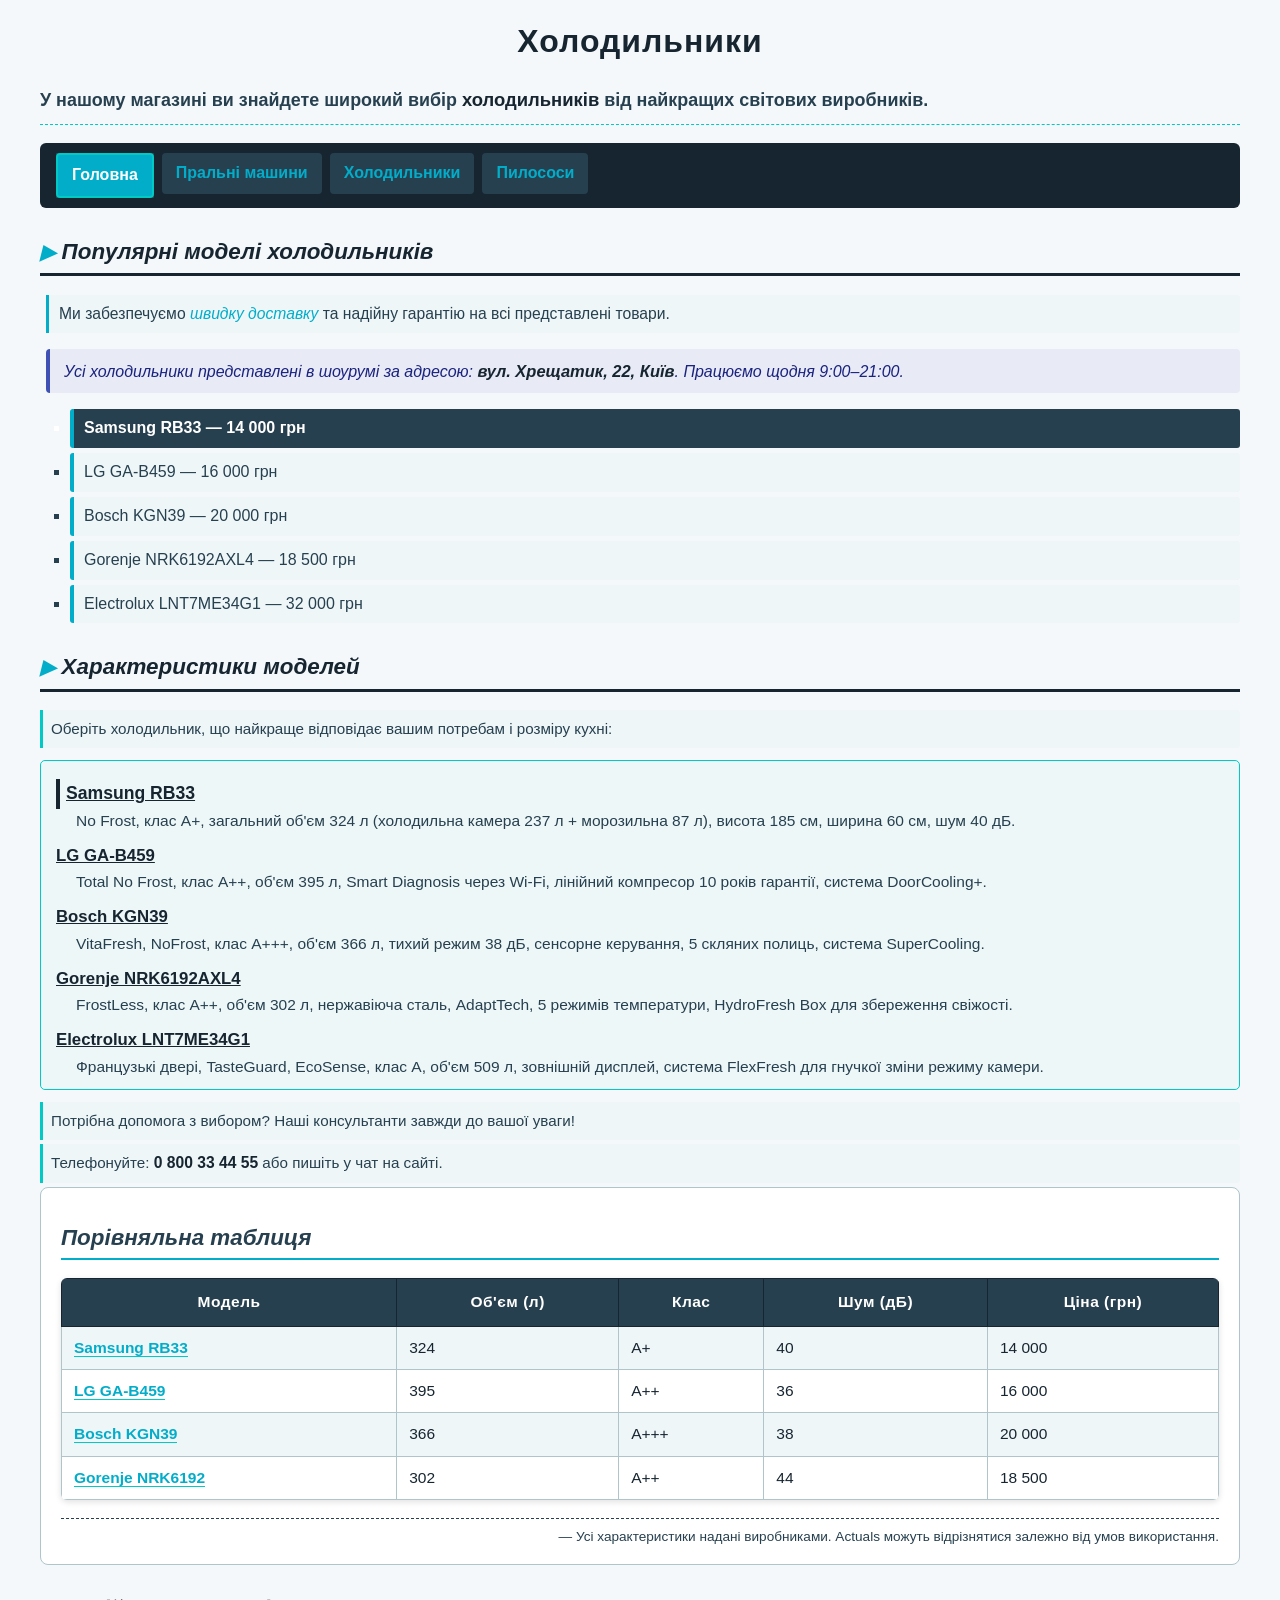
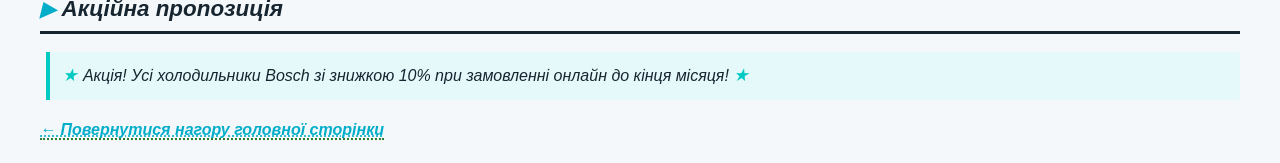
<file: holodylnyk.html>
<!DOCTYPE html>
<html>

<head>
    <meta charset="UTF-8">
    <meta name="author" content="Сєчко Юліан">
    <title>Холодильники — ТехноЧарт</title>

    <link rel="stylesheet" href="styles.css">

    <style>
        a {
            color: #1b5e20;
            text-decoration: none;
            font-weight: bold;
            border-bottom: 2px dotted #2e7d32;
        }

        a:hover {
            color: #004d40;
            border-bottom-style: solid;
        }
    </style>
</head>

<body>

    <h1>Холодильники</h1>

    <p>У нашому магазині ви знайдете широкий вибір <b>холодильників</b> від найкращих світових виробників.</p>

    <nav>
        <ul>
            <li><a href="index.html">Головна</a></li>
            <li><a href="pralka.html">Пральні машини</a></li>
            <li><a href="holodylnyk.html">Холодильники</a></li>
            <li><a href="pylosos.html">Пилососи</a></li>
        </ul>
    </nav>

    <main>

        <section>
            <h2 id="models">Популярні моделі холодильників</h2>

            <p>Ми забезпечуємо <i>швидку доставку</i> та надійну гарантію на всі представлені товари.</p>

            <p
                style="font-size: 1em; color: #1a237e; background-color: #e8eaf6; padding: 8px 14px; border-left: 4px solid #3f51b5; border-radius: 4px; font-style: italic;">
                Усі холодильники представлені в шоурумі за адресою: <b>вул. Хрещатик, 22, Київ</b>. Працюємо щодня
                9:00–21:00.
            </p>

            <ul>
                <li>Samsung RB33 — 14 000 грн</li>
                <li>LG GA-B459 — 16 000 грн</li>
                <li>Bosch KGN39 — 20 000 грн</li>
                <li>Gorenje NRK6192AXL4 — 18 500 грн</li>
                <li>Electrolux LNT7ME34G1 — 32 000 грн</li>
            </ul>
        </section>

        <section class="specs-section">
            <h2>Характеристики моделей</h2>

            <p>Оберіть холодильник, що найкраще відповідає вашим потребам і розміру кухні:</p>

            <dl>
                <dt>Samsung RB33</dt>
                <dd>No Frost, клас A+, загальний об'єм 324 л (холодильна камера 237 л + морозильна 87 л), висота 185 см,
                    ширина 60 см, шум 40 дБ.</dd>
                <dt>LG GA-B459</dt>
                <dd>Total No Frost, клас A++, об'єм 395 л, Smart Diagnosis через Wi-Fi, лінійний компресор 10 років
                    гарантії, система DoorCooling+.</dd>
                <dt>Bosch KGN39</dt>
                <dd>VitaFresh, NoFrost, клас A+++, об'єм 366 л, тихий режим 38 дБ, сенсорне керування, 5 скляних полиць,
                    система SuperCooling.</dd>
                <dt>Gorenje NRK6192AXL4</dt>
                <dd>FrostLess, клас A++, об'єм 302 л, нержавіюча сталь, AdaptTech, 5 режимів температури, HydroFresh Box
                    для збереження свіжості.</dd>
                <dt>Electrolux LNT7ME34G1</dt>
                <dd>Французькі двері, TasteGuard, EcoSense, клас A, об'єм 509 л, зовнішній дисплей, система FlexFresh
                    для гнучкої зміни режиму камери.</dd>
            </dl>

            <p>Потрібна допомога з вибором? Наші консультанти завжди до вашої уваги!</p>
            <p>Телефонуйте: <b>0 800 33 44 55</b> або пишіть у чат на сайті.</p>
        </section>

        <article>
            <h2>Порівняльна таблиця</h2>

            <table>
                <tr>
                    <th>Модель</th>
                    <th>Об'єм (л)</th>
                    <th>Клас</th>
                    <th>Шум (дБ)</th>
                    <th>Ціна (грн)</th>
                </tr>
                <tr>
                    <td><a href="https://www.samsung.com" target="_blank">Samsung RB33</a></td>
                    <td>324</td>
                    <td>A+</td>
                    <td>40</td>
                    <td>14 000</td>
                </tr>
                <tr>
                    <td><a href="https://www.lg.com/ua" target="_blank">LG GA-B459</a></td>
                    <td>395</td>
                    <td>A++</td>
                    <td>36</td>
                    <td>16 000</td>
                </tr>
                <tr>
                    <td><a href="https://www.bosch-home.com" target="_blank">Bosch KGN39</a></td>
                    <td>366</td>
                    <td>A+++</td>
                    <td>38</td>
                    <td>20 000</td>
                </tr>
                <tr>
                    <td><a href="https://www.gorenje.ua" target="_blank">Gorenje NRK6192</a></td>
                    <td>302</td>
                    <td>A++</td>
                    <td>44</td>
                    <td>18 500</td>
                </tr>
            </table>

            <footer>Усі характеристики надані виробниками. Actuals можуть відрізнятися залежно від умов використання.
            </footer>
        </article>

        <section>
            <h2>Акційна пропозиція</h2>

            <p class="highlight-paragraph">
                Акція! Усі холодильники Bosch зі знижкою 10% при замовленні онлайн до кінця місяця!
            </p>
        </section>

    </main>

    <p><a href="index.html#top">← Повернутися нагору головної сторінки</a></p>

</body>

</html>
</file>
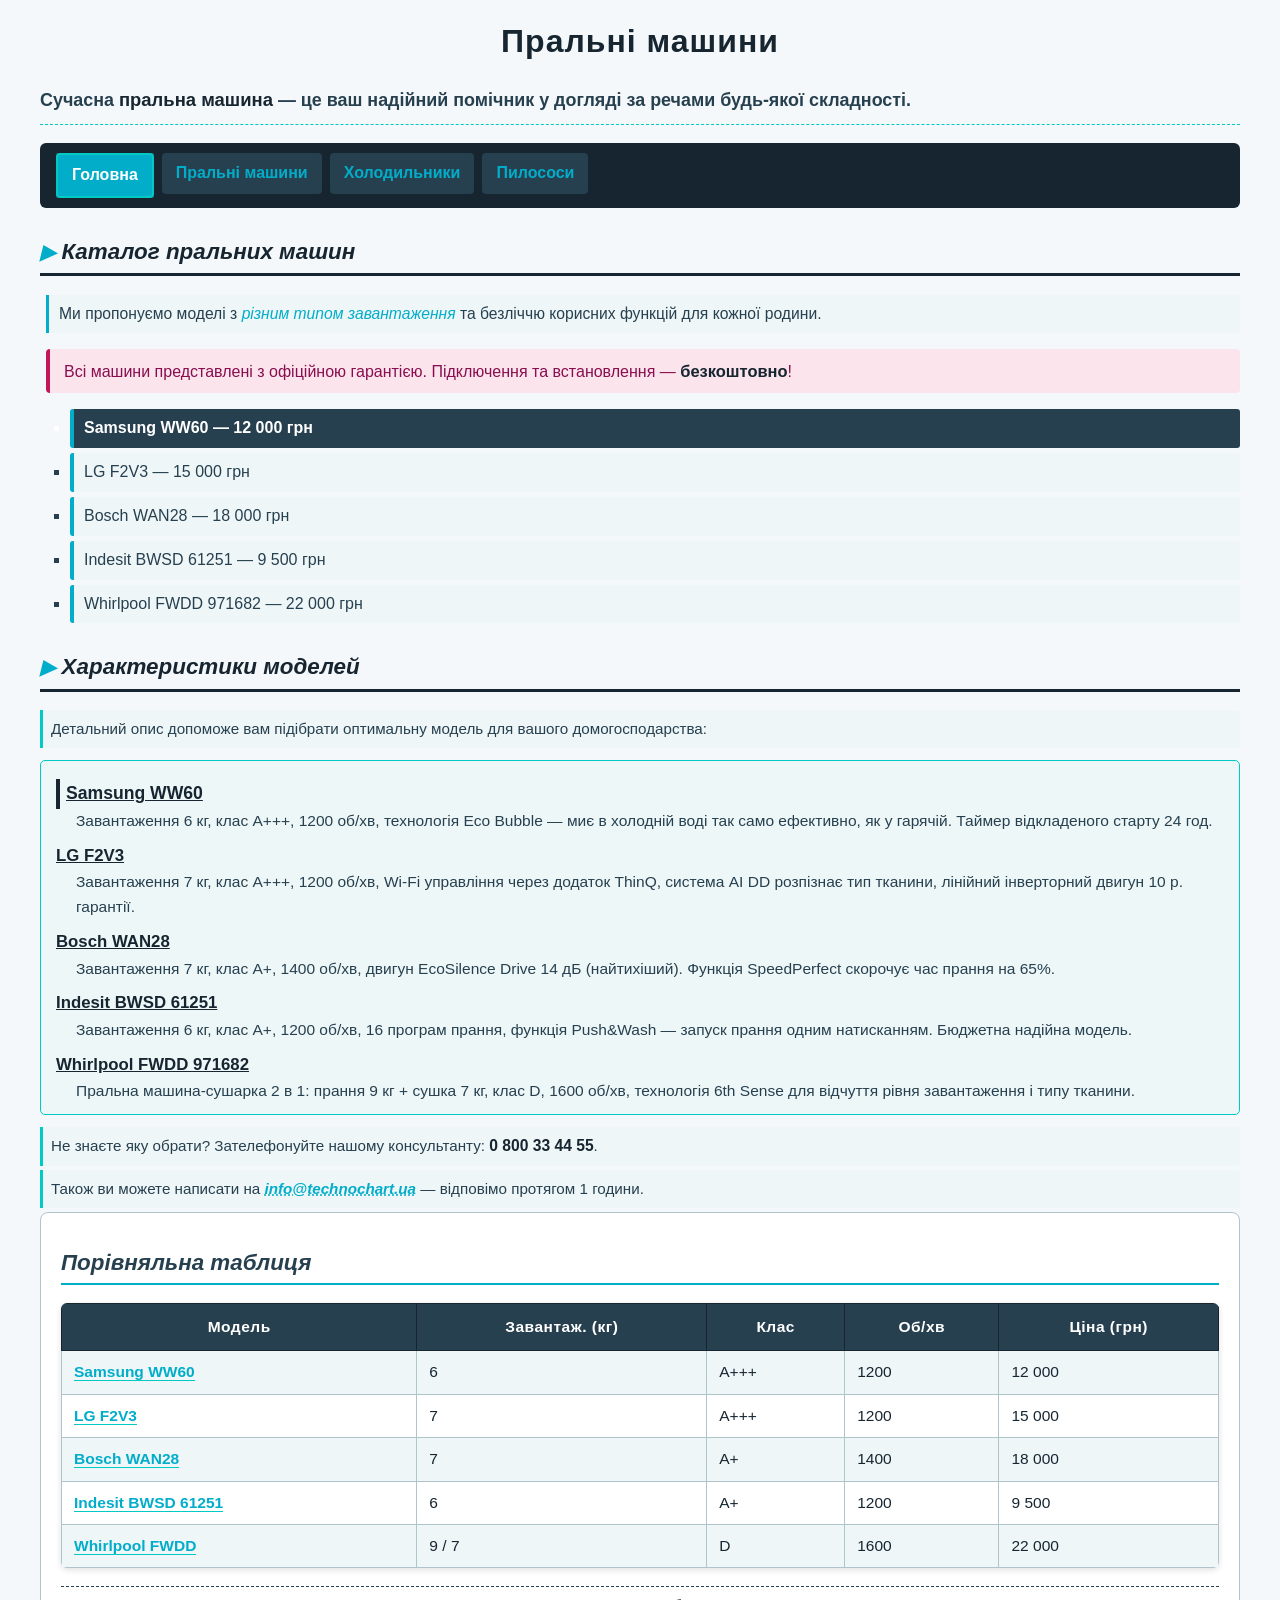
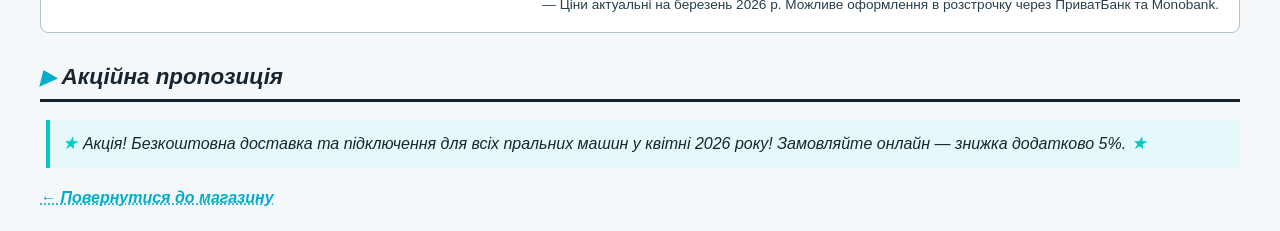
<file: pralka.html>
<!DOCTYPE html>
<html>

<head>
    <meta charset="UTF-8">
    <meta name="author" content="Сєчко Юліан">
    <title>Пральні машини — ТехноЧарт</title>

    <link rel="stylesheet" href="styles.css">

    <style>
        a {
            color: #880e4f;
            text-decoration: none;
            font-weight: bold;
        }

        a:hover {
            color: #ad1457;
            text-decoration: underline;
        }
    </style>
</head>

<body>

    <h1>Пральні машини</h1>

    <p>Сучасна <b>пральна машина</b> — це ваш надійний помічник у догляді за речами будь-якої складності.</p>

    <nav>
        <ul>
            <li><a href="index.html">Головна</a></li>
            <li><a href="pralka.html">Пральні машини</a></li>
            <li><a href="holodylnyk.html">Холодильники</a></li>
            <li><a href="pylosos.html">Пилососи</a></li>
        </ul>
    </nav>

    <main>

        <section>
            <h2>Каталог пральних машин</h2>

            <p>Ми пропонуємо моделі з <i>різним типом завантаження</i> та безліччю корисних функцій для кожної родини.
            </p>

            <p
                style="font-size: 1em; color: #880e4f; background-color: #fce4ec; padding: 8px 14px; border-left: 4px solid #c2185b; border-radius: 4px;">
                Всі машини представлені з офіційною гарантією. Підключення та встановлення — <b>безкоштовно</b>!
            </p>
            <ul>
                <li>Samsung WW60 — 12 000 грн</li>
                <li>LG F2V3 — 15 000 грн</li>
                <li>Bosch WAN28 — 18 000 грн</li>
                <li>Indesit BWSD 61251 — 9 500 грн</li>
                <li>Whirlpool FWDD 971682 — 22 000 грн</li>
            </ul>
        </section>

        <section class="specs-section">
            <h2>Характеристики моделей</h2>

            <p>Детальний опис допоможе вам підібрати оптимальну модель для вашого домогосподарства:</p>

            <dl>
                <dt>Samsung WW60</dt>
                <dd>Завантаження 6 кг, клас A+++, 1200 об/хв, технологія Eco Bubble — миє в холодній воді так само
                    ефективно, як у гарячій. Таймер відкладеного старту 24 год.</dd>
                <dt>LG F2V3</dt>
                <dd>Завантаження 7 кг, клас A+++, 1200 об/хв, Wi-Fi управління через додаток ThinQ, система AI DD
                    розпізнає тип тканини, лінійний інверторний двигун 10 р. гарантії.</dd>
                <dt>Bosch WAN28</dt>
                <dd>Завантаження 7 кг, клас A+, 1400 об/хв, двигун EcoSilence Drive 14 дБ (найтихіший). Функція
                    SpeedPerfect скорочує час прання на 65%.</dd>
                <dt>Indesit BWSD 61251</dt>
                <dd>Завантаження 6 кг, клас A+, 1200 об/хв, 16 програм прання, функція Push&Wash — запуск прання одним
                    натисканням. Бюджетна надійна модель.</dd>
                <dt>Whirlpool FWDD 971682</dt>
                <dd>Пральна машина-сушарка 2 в 1: прання 9 кг + сушка 7 кг, клас D, 1600 об/хв, технологія 6th Sense для
                    відчуття рівня завантаження і типу тканини.</dd>
            </dl>

            <p>Не знаєте яку обрати? Зателефонуйте нашому консультанту: <b>0 800 33 44 55</b>.</p>
            <p>Також ви можете написати на <a href="mailto:info@technochart.ua">info@technochart.ua</a> — відповімо
                протягом 1 години.</p>
        </section>

        <article>
            <h2>Порівняльна таблиця</h2>

            <table>
                <tr>
                    <th>Модель</th>
                    <th>Завантаж. (кг)</th>
                    <th>Клас</th>
                    <th>Об/хв</th>
                    <th>Ціна (грн)</th>
                </tr>
                <tr>
                    <td><a href="https://www.samsung.com" target="_blank">Samsung WW60</a></td>
                    <td>6</td>
                    <td>A+++</td>
                    <td>1200</td>
                    <td>12 000</td>
                </tr>
                <tr>
                    <td><a href="https://www.lg.com/ua" target="_blank">LG F2V3</a></td>
                    <td>7</td>
                    <td>A+++</td>
                    <td>1200</td>
                    <td>15 000</td>
                </tr>
                <tr>
                    <td><a href="https://www.bosch-home.com" target="_blank">Bosch WAN28</a></td>
                    <td>7</td>
                    <td>A+</td>
                    <td>1400</td>
                    <td>18 000</td>
                </tr>
                <tr>
                    <td><a href="https://www.indesit.ua" target="_blank">Indesit BWSD 61251</a></td>
                    <td>6</td>
                    <td>A+</td>
                    <td>1200</td>
                    <td>9 500</td>
                </tr>
                <tr>
                    <td><a href="https://www.whirlpool.ua" target="_blank">Whirlpool FWDD</a></td>
                    <td>9 / 7</td>
                    <td>D</td>
                    <td>1600</td>
                    <td>22 000</td>
                </tr>
            </table>

            <footer>Ціни актуальні на березень 2026 р. Можливе оформлення в розстрочку через ПриватБанк та Monobank.
            </footer>
        </article>

        <section>
            <h2>Акційна пропозиція</h2>

            <p class="highlight-paragraph">
                Акція! Безкоштовна доставка та підключення для всіх пральних машин у квітні 2026 року!
                Замовляйте онлайн — знижка додатково 5%.
            </p>
        </section>

    </main>

    <p><a href="index.html">← Повернутися до магазину</a></p>

</body>

</html>
</file>
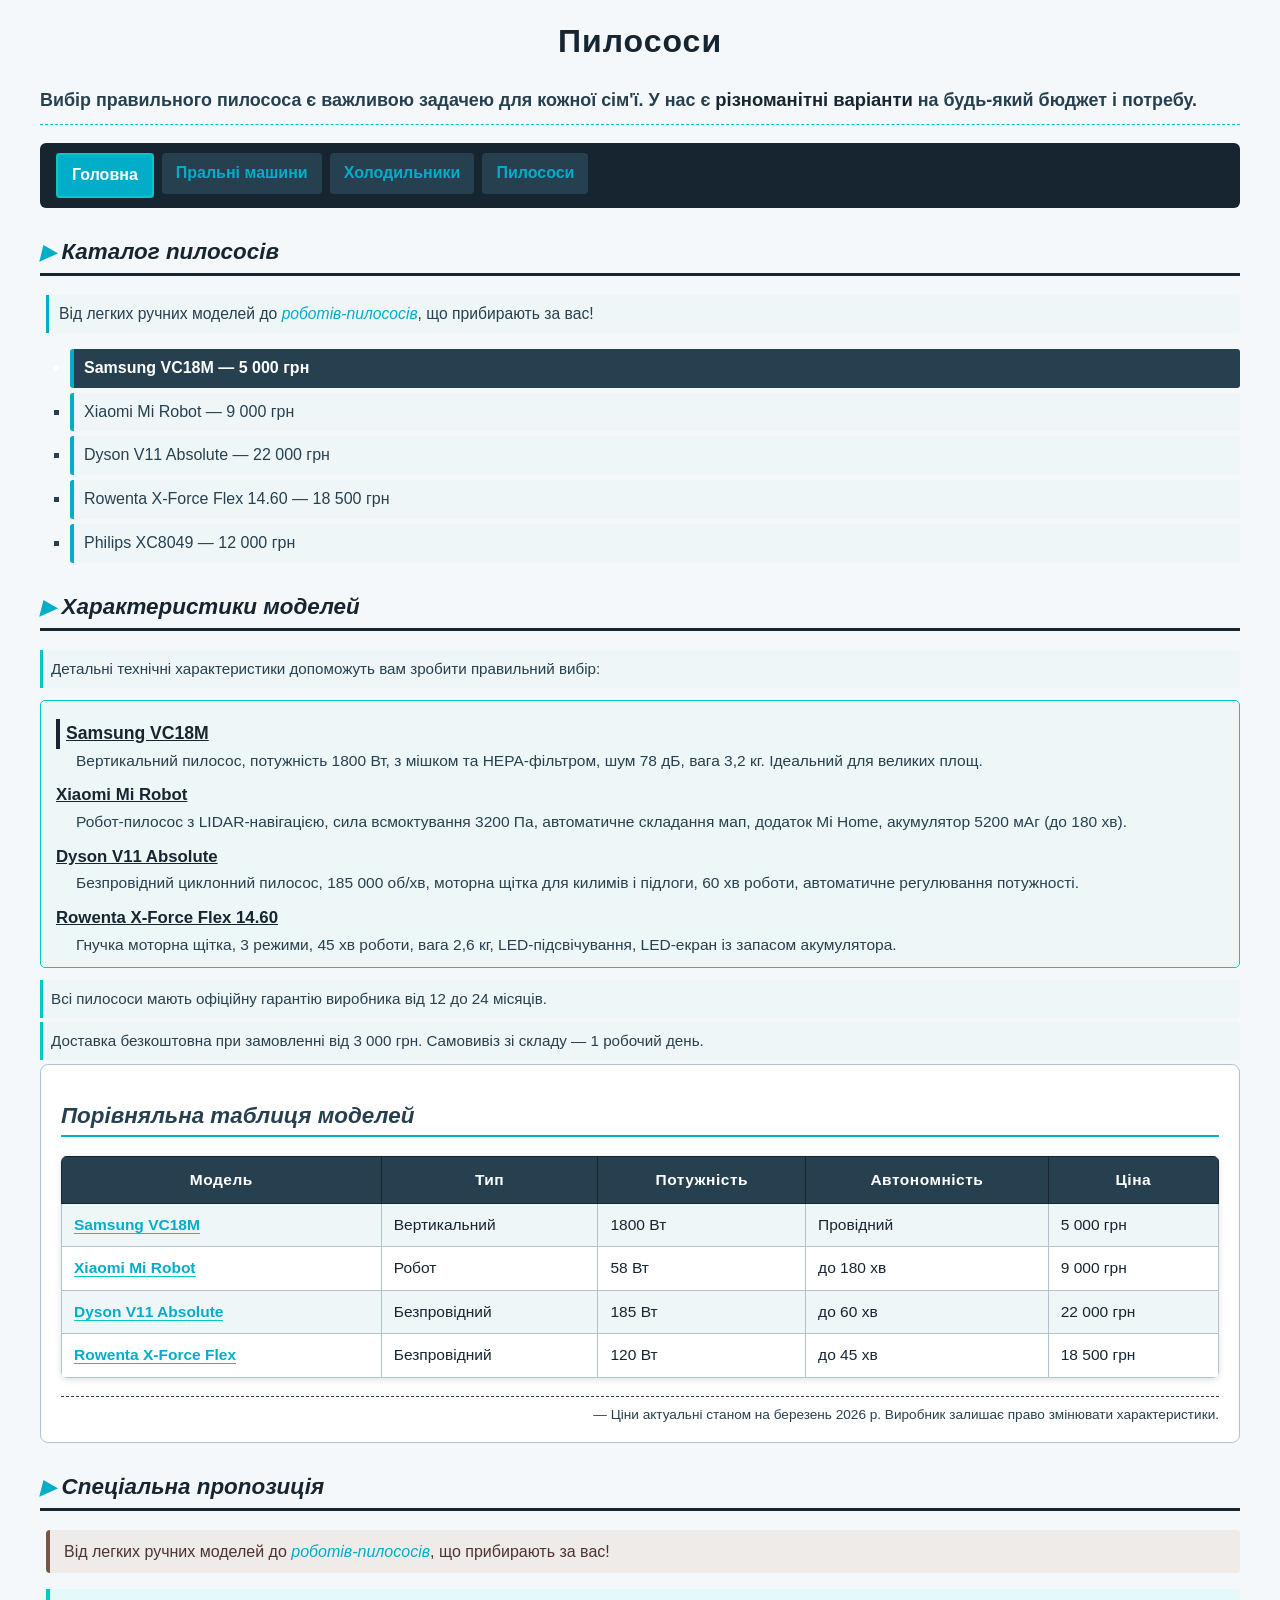
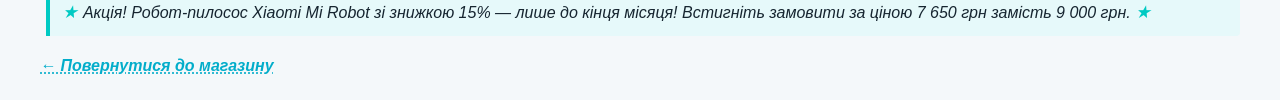
<file: pylosos.html>
<!DOCTYPE html>
<html>

<head>
    <meta charset="UTF-8">
    <meta name="author" content="Сєчко Юліан">
    <title>Пилососи — ТехноЧарт</title>


    <link rel="stylesheet" href="styles.css">

    <style>
        a {
            color: #e65100;
            text-decoration: none;
            font-weight: bold;
        }

        a:hover {
            color: #bf360c;
            text-decoration: underline;
        }
    </style>
</head>

<body>

    <h1>Пилососи</h1>

    <p>Вибір правильного пилососа є важливою задачею для кожної сім'ї. У нас є <b>різноманітні варіанти</b> на будь-який
        бюджет і потребу.</p>

    <nav>
        <ul>
            <li><a href="index.html">Головна</a></li>
            <li><a href="pralka.html">Пральні машини</a></li>
            <li><a href="holodylnyk.html">Холодильники</a></li>
            <li><a href="pylosos.html">Пилососи</a></li>
        </ul>
    </nav>

    <main>

        <section>
            <h2>Каталог пилососів</h2>

            <p>Від легких ручних моделей до <i>роботів-пилососів</i>, що прибирають за вас!</p>

            <ul>
                <li>Samsung VC18M — 5 000 грн</li>
                <li>Xiaomi Mi Robot — 9 000 грн</li>
                <li>Dyson V11 Absolute — 22 000 грн</li>
                <li>Rowenta X-Force Flex 14.60 — 18 500 грн</li>
                <li>Philips XC8049 — 12 000 грн</li>
            </ul>
        </section>

        <section class="specs-section">
            <h2>Характеристики моделей</h2>

            <p>Детальні технічні характеристики допоможуть вам зробити правильний вибір:</p>

            <dl>
                <dt>Samsung VC18M</dt>
                <dd>Вертикальний пилосос, потужність 1800 Вт, з мішком та HEPA-фільтром, шум 78 дБ, вага 3,2 кг.
                    Ідеальний для великих площ.</dd>
                <dt>Xiaomi Mi Robot</dt>
                <dd>Робот-пилосос з LIDAR-навігацією, сила всмоктування 3200 Па, автоматичне складання мап, додаток Mi
                    Home, акумулятор 5200 мАг (до 180 хв).</dd>
                <dt>Dyson V11 Absolute</dt>
                <dd>Безпровідний циклонний пилосос, 185 000 об/хв, моторна щітка для килимів і підлоги, 60 хв роботи,
                    автоматичне регулювання потужності.</dd>
                <dt>Rowenta X-Force Flex 14.60</dt>
                <dd>Гнучка моторна щітка, 3 режими, 45 хв роботи, вага 2,6 кг, LED-підсвічування, LED-екран із запасом
                    акумулятора.</dd>
            </dl>

            <p>Всі пилососи мають офіційну гарантію виробника від 12 до 24 місяців.</p>
            <p>Доставка безкоштовна при замовленні від 3 000 грн. Самовивіз зі складу — 1 робочий день.</p>
        </section>


        <article>
            <h2>Порівняльна таблиця моделей</h2>

            <table>
                <tr>
                    <th>Модель</th>
                    <th>Тип</th>
                    <th>Потужність</th>
                    <th>Автономність</th>
                    <th>Ціна</th>
                </tr>
                <tr>
                    <td><a href="https://www.samsung.com" target="_blank">Samsung VC18M</a></td>
                    <td>Вертикальний</td>
                    <td>1800 Вт</td>
                    <td>Провідний</td>
                    <td>5 000 грн</td>
                </tr>
                <tr>
                    <td><a href="https://www.mi.com" target="_blank">Xiaomi Mi Robot</a></td>
                    <td>Робот</td>
                    <td>58 Вт</td>
                    <td>до 180 хв</td>
                    <td>9 000 грн</td>
                </tr>
                <tr>
                    <td><a href="https://www.dyson.ua" target="_blank">Dyson V11 Absolute</a></td>
                    <td>Безпровідний</td>
                    <td>185 Вт</td>
                    <td>до 60 хв</td>
                    <td>22 000 грн</td>
                </tr>
                <tr>
                    <td><a href="https://www.rowenta.ua" target="_blank">Rowenta X-Force Flex</a></td>
                    <td>Безпровідний</td>
                    <td>120 Вт</td>
                    <td>до 45 хв</td>
                    <td>18 500 грн</td>
                </tr>
            </table>

            <footer>Ціни актуальні станом на березень 2026 р. Виробник залишає право змінювати характеристики.</footer>
        </article>

        <section>
            <h2>Спеціальна пропозиція</h2>
            <p
                style="font-size: 1em; color: #4e342e; background-color: #efebe9; padding: 8px 14px; border-left: 4px solid #795548; border-radius: 4px;">
                Від легких ручних моделей до <i>роботів-пилососів</i>, що прибирають за вас!
            </p>


            <p class="highlight-paragraph">
                Акція! Робот-пилосос Xiaomi Mi Robot зі знижкою 15% — лише до кінця місяця!
                Встигніть замовити за ціною 7 650 грн замість 9 000 грн.
            </p>
        </section>

    </main>

    <p><a href="index.html">← Повернутися до магазину</a></p>

</body>

</html>
</file>
<file: styles.css>
body {
    background-color: #f4f8fa;
    font-family: Arial, Helvetica, sans-serif;
    font-size: 16px;
    color: #162530;
    line-height: 1.7;
    margin: 20px 40px;
}

h1 {
    font-size: 2em;
    color: #162530;
    font-style: normal;
    font-weight: bold;
    line-height: 1.3;
    text-align: center;
    letter-spacing: 1px;
}

h2 {
    font-size: 1.4em;
    color: #27404f;
    font-style: italic;
    line-height: 1.4;
    text-align: left;
    border-bottom: 2px solid #02adca;
    padding-bottom: 4px;
}

h3 {
    font-size: 1.1em;
    color: #02adca;
    text-align: left;
    line-height: 1.4;
}

a {
    color: #02adca;
    text-decoration: underline;
    font-weight: normal;
}

a:hover {
    color: #00cac3;
    text-decoration: none;
}

a:visited {
    color: #27404f;
}

a:active {
    color: #00cac3;
}

.highlight-paragraph {
    color: #162530 !important;
    background-color: #e6f9fa;
    border-left: 4px solid #00cac3;
    padding: 8px 12px;
    font-size: 1em;
    line-height: 1.8;
    font-style: italic;
}

#top {
    margin-top: 0;
}

#bottom {
    text-align: center;
    color: #27404f;
    font-size: 0.9em;
    margin-top: 30px;
    border-top: 1px solid #b0c4cc;
    padding-top: 10px;
}

ul {
    list-style-type: square;
    margin: 12px 0 12px 30px;
    padding: 0;
    color: #27404f;
    font-size: 1em;
    line-height: 1.8;
}

ul li {
    background-color: #eef6f8;
    margin-bottom: 5px;
    padding: 5px 10px;
    border-left: 4px solid #02adca;
    border-radius: 3px;
}

ul li a {
    color: #02adca;
    font-weight: bold;
}

ol {
    list-style-type: decimal;
    margin: 12px 0 12px 30px;
    padding: 0;
    color: #162530;
    font-size: 1em;
    line-height: 1.8;
}

ol li {
    background-color: #eef6f8;
    margin-bottom: 5px;
    padding: 5px 10px;
    border-left: 4px solid #00cac3;
    border-radius: 3px;
}

dl {
    margin: 12px 0;
    padding: 10px 15px;
    background-color: #eef7f8;
    border: 1px solid #00cac3;
    border-radius: 5px;
}

dt {
    font-weight: bold;
    font-size: 1.05em;
    color: #162530;
    margin-top: 8px;
    text-decoration: underline;
}

dd {
    margin-left: 20px;
    color: #27404f;
    font-size: 0.97em;
    line-height: 1.6;
}


table {
    width: 100%;
    border-collapse: collapse;
    margin: 18px 0;
    font-size: 0.97em;
    background-color: #ffffff;
    box-shadow: 0 2px 6px rgba(0, 0, 0, 0.12);
    border-radius: 6px;
    overflow: hidden;
}

th {
    background-color: #27404f;
    color: #ffffff;
    font-size: 1em;
    font-weight: bold;
    padding: 10px 14px;
    text-align: center;
    border: 1px solid #162530;
    letter-spacing: 0.5px;
}

td {
    padding: 8px 12px;
    text-align: left;
    border: 1px solid #b0c4cc;
    color: #162530;
    vertical-align: top;
}

tr:nth-child(even) td {
    background-color: #eef6f8;
}

tr:hover td {
    background-color: #d4f1f4;
}

p a {
    text-decoration: underline dotted;
    font-style: italic;
}

p b {
    color: #162530;
    font-size: 1.03em;
}

p i {
    color: #02adca;
}

td a {
    color: #02adca;
    text-decoration: none;
    border-bottom: 1px solid #00cac3;
    font-weight: bold;
}

td a:hover {
    color: #00cac3;
    border-bottom-color: #02adca;
}

a img {
    border: 3px solid transparent;
    border-radius: 4px;
    transition: border-color 0.2s;
    display: block;
}

a:hover img {
    border-color: #02adca;
}

.product-section ul {
    background-color: #eef6f8;
    border: 1px solid #00cac3;
    border-radius: 5px;
    padding: 8px 12px;
}

.product-section ul li {
    border-left-color: #02adca;
    background-color: #e6f5f7;
}

.specs-section p {
    font-size: 0.95em;
    color: #27404f;
    margin: 4px 0;
    padding-left: 8px;
    border-left: 3px solid #00cac3;
}

nav>ul {
    display: flex;
    flex-wrap: wrap;
    gap: 8px;
    list-style: none;
    margin: 0 0 18px 0;
    padding: 10px 16px;
    background-color: #162530;
    border-radius: 6px;
}

nav>ul>li {
    background-color: transparent;
    border-left: none;
    padding: 0;
    margin: 0;
    border-radius: 0;
}

nav>ul>li>a {
    color: #ffffff;
    text-decoration: none;
    font-weight: bold;
    padding: 6px 14px;
    border-radius: 4px;
    background-color: #27404f;
    display: inline-block;
    transition: background-color 0.2s;
    border-bottom: none;
    font-style: normal;
}

nav>ul>li>a:hover {
    background-color: #02adca;
    color: #ffffff;
}

section>h2 {
    color: #162530;
    border-bottom: 3px solid #162530;
    padding-bottom: 6px;
    margin-top: 28px;
}

section>p {
    margin-left: 6px;
    padding: 6px 10px;
    border-left: 3px solid #02adca;
    background-color: #eef6f8;
    border-radius: 0 4px 4px 0;
}

main>article {
    background-color: #ffffff;
    border: 1px solid #b0c4cc;
    border-radius: 8px;
    padding: 16px 20px;
    margin-bottom: 20px;
}

article>footer {
    font-size: 0.85em;
    color: #27404f;
    border-top: 1px dashed #27404f;
    padding-top: 6px;
    margin-top: 10px;
    text-align: right;
}

h1+p {
    font-size: 1.12em;
    color: #27404f;
    font-weight: bold;
    margin-top: 4px;
    border-bottom: 1px dashed #00cac3;
    padding-bottom: 8px;
}

h2+p {
    color: #27404f;
    margin-top: 2px;
    font-size: 0.98em;
}

p+ul {
    margin-top: 4px;
}

ul+ol {
    margin-top: 6px;
}

h2+dl {
    border: 2px solid #02adca;
    background-color: #eef6f8;
}

h2+table {
    margin-top: 6px;
}

h2~h2 {
    margin-top: 24px;
}


.highlight-paragraph~p {
    padding-left: 6px;
    border-left: 2px solid #00cac3;
}

nav~section {
    margin-top: 0;
}

table~table {
    border-top: 3px solid #02adca;
    margin-top: 24px;
}

.order-section~ol {
    counter-reset: none;
}


a:link {
    color: #02adca;
}

a:visited {
    color: #27404f;
    text-decoration: none;
}

a:hover {
    color: #00cac3;
    text-decoration: none;
}

a:active {
    color: #162530;
    font-weight: bold;
}

nav>ul>li:first-child>a {
    background-color: #02adca;
    border: 2px solid #00cac3;
    color: #ffffff;
}


dl>dt:first-child {
    color: #162530;
    font-size: 1.1em;
    border-left: 4px solid #162530;
    padding-left: 6px;
}

ul>li:first-child {
    background-color: #27404f;
    color: #ffffff;
    font-weight: bold;
    border-left-color: #02adca;
}

ul>li:first-child a {
    color: #00cac3;
}

section>h2::before {
    content: "▶ ";
    color: #02adca;
    font-size: 0.9em;
}

article>footer::before {
    content: "— ";
    color: #27404f;
}

.highlight-paragraph::before {
    content: "★ ";
    color: #00cac3;
    font-size: 1.1em;
}

.highlight-paragraph::after {
    content: " ★";
    color: #00cac3;
    font-size: 1.1em;
}

nav>ul>li::after {
    content: "";
}


.page-wrapper {
    max-width: 1100px;
    margin: 0 auto;
    padding: 0 20px;
}

.site-header {
    background: linear-gradient(135deg, #162530 0%, #27404f 100%);
    color: #ffffff;
    padding: 20px 24px 16px;
    border-radius: 8px;
    margin-bottom: 18px;
    overflow: hidden;
}

.site-header h1 {
    color: #ffffff;
    margin: 0;
    text-shadow: 1px 1px 4px rgba(0, 0, 0, 0.4);
}

.header-badge {
    position: absolute;
    top: 12px;
    right: 16px;
    background-color: #00cac3;
    color: #162530;
    font-weight: bold;
    font-size: 0.8em;
    padding: 4px 10px;
    border-radius: 12px;
    letter-spacing: 0.5px;
    text-transform: uppercase;
}

span.brand-name {
    color: #00cac3;
    font-style: italic;
}

.promo-banner {
    background-color: #e6f9fa;
    border: 2px dashed #02adca;
    border-radius: 6px;
    padding: 10px 18px;
    margin-bottom: 16px;
    font-size: 1.02em;
    color: #162530;
}

span.promo-label {
    font-weight: bold;
    color: #162530;
    background-color: #00cac3;
    padding: 2px 6px;
    border-radius: 4px;
    text-transform: uppercase;
    letter-spacing: 0.5px;
}

span.promo-price {
    font-weight: bold;
    color: #ffffff;
    background-color: #02adca;
    padding: 1px 5px;
    border-radius: 3px;
}

.product-card-float {
    position: relative;
    border: 1px solid #b0c4cc;
    border-radius: 8px;
    padding: 14px;
    background-color: #eef6f8;
    margin-bottom: 14px;
    overflow: hidden;
}

.product-card-float>img {
    float: left;
    margin: 0 16px 8px 0;
    border-radius: 6px;
    border: 2px solid #02adca;
}

.float-badge {
    position: absolute;
    top: 0;
    left: 0;
    background-color: #02adca;
    color: #ffffff;
    font-weight: bold;
    font-size: 0.85em;
    padding: 4px 10px;
    border-radius: 0 0 8px 0;
}

.float-info {
    overflow: hidden;
}

.clearfix::after {
    content: "";
    display: table;
    clear: both;
}

span.product-title {
    font-weight: bold;
    color: #162530;
    font-size: 1.05em;
}

span.tech-label {
    display: inline-block;
    background-color: #e6f5f7;
    color: #02adca;
    border: 1px solid #00cac3;
    border-radius: 4px;
    padding: 0 5px;
    font-size: 0.9em;
    font-weight: bold;
}

span.price-tag {
    font-weight: bold;
    color: #02adca;
    font-size: 1.05em;
}
</file>
